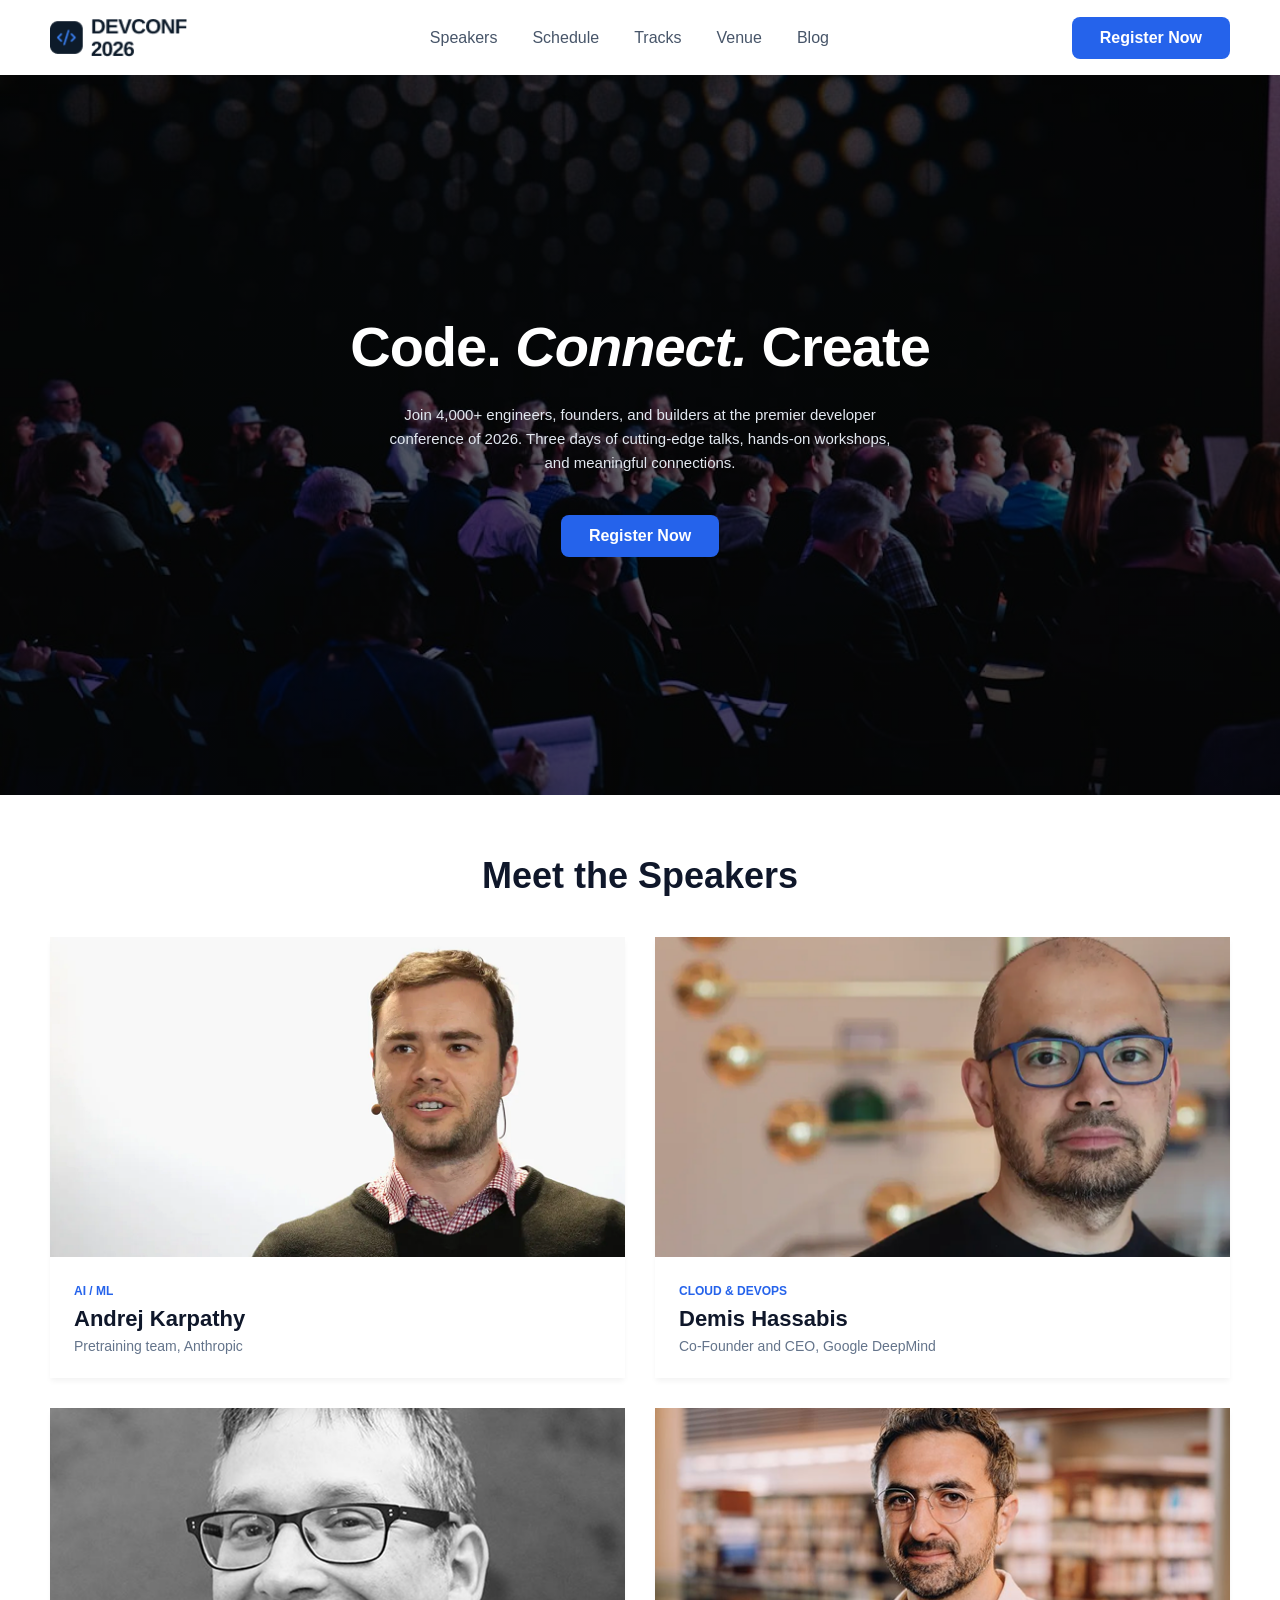
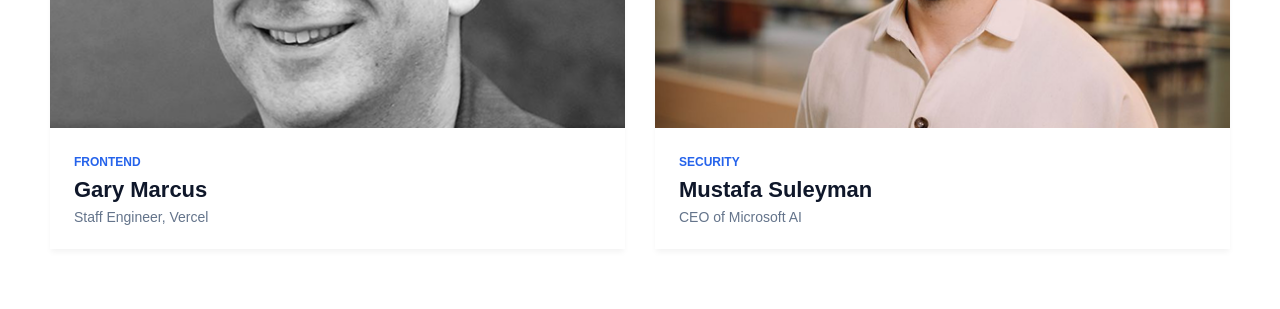
<file: home.html>
<!DOCTYPE html>
<html lang="en">
<head>
    <meta charset="UTF-8">
    <meta name="viewport" content="width=device-width, initial-scale=1.0">
    <title>DEVCONF 2026</title>
    <link rel="stylesheet" href="./style.css">
</head>
<body>
    <!-- nav section start -->
    <header class="main-header">
    <nav class="navbar">
        <!-- Left: Logo  -->
        <div class="nav-logo">
            <img src="./images/logo.png" alt="">
        </div>

        <!-- Center: Menu-->
        <ul class="nav-menu">
            <li><a href="" class="">Speakers</a></li>
            <li><a href="" class="">Schedule</a></li>
            <li><a href="" class="">Tracks</a></li>
            <li><a href="" class="">Venue</a></li>
            <li><a href="" class="">Blog</a></li>
        </ul>

        <!-- 3. Right: Button -->
        <div class="nav-cta">
            <button class="btn-register">Register Now</button>
        </div>
    </nav>
</header>
<!-- nav section end -->
<main>
    <!-- hero section start -->
    <section class="hero-section">
    <div class="hero-content">
        <h1 class="hero-title">Code. <em>Connect.</em> Create</h1>
        
        <p class="hero-description">
            Join 4,000+ engineers, founders, and builders at the premier developer <br>
            conference of 2026. Three days of cutting-edge talks, hands-on workshops, <br>
            and meaningful connections.
        </p>      
        <button class="btn-register">Register Now</button>
    </div>
</section>
<!-- hero section end -->
 <!-- meet the speakers section start -->

 <section class="speakers-section">
    <h2 class="section-title">Meet the Speakers</h2>
    
    <div class="speakers-grid">
        
        <div class="speaker-card">
            <img src="./images/andrej.png" alt="Andrej Karpathy" class="speaker-img">
            <div class="speaker-info">
                <span class="speaker-tag tag-ai">AI / ML</span>
                <h3 class="speaker-name">Andrej Karpathy</h3>
                <p class="speaker-bio">Pretraining team, Anthropic</p>
            </div>
        </div>

        <div class="speaker-card">
            <img src="./images/demis.png" alt="Demis Hassabis" class="speaker-img">
            <div class="speaker-info">
                <span class="speaker-tag tag-cloud">Cloud & DevOps</span>
                <h3 class="speaker-name">Demis Hassabis</h3>
                <p class="speaker-bio">Co-Founder and CEO, Google DeepMind</p>
            </div>
        </div>

        <div class="speaker-card">
            <img src="./images/gary.png" alt="Gary Marcus" class="speaker-img">
            <div class="speaker-info">
                <span class="speaker-tag tag-frontend">Frontend</span>
                <h3 class="speaker-name">Gary Marcus</h3>
                <p class="speaker-bio">Staff Engineer, Vercel</p>
            </div>
        </div>

        <div class="speaker-card">
            <img src="./images/mustafa.png" alt="Mustafa Suleyman" class="speaker-img">
            <div class="speaker-info">
                <span class="speaker-tag tag-security">Security</span>
                <h3 class="speaker-name">Mustafa Suleyman</h3>
                <p class="speaker-bio">CEO of Microsoft AI</p>
            </div>
        </div>

    </div>
</section>

</main>

</body>
</html>
</file>
<file: style.css>
* {
    margin: 0;
    padding: 0;
    box-sizing: border-box;
    font-family: "Inter", sans-serif;

}

/* Navbar Container */
.navbar {
    display: flex;
    justify-content: space-between;
    align-items: center;
    padding: 15px 50px;
    background-color: #ffffff;
}

/* Logo  */
.nav-logo img {
    height: 45px;
    display: block;
}

/* Center Menu Styling */
.nav-menu {
    display: flex;
    list-style: none;
    gap: 35px;
}

.nav-menu a {
    text-decoration: none;
    color: #475569;
    font-size: 16px;
    font-weight: 500;
    transition: color 0.3s ease;
}

.nav-menu a:hover {
    color: #2563eb;
}

.btn-register {
    background-color: #2563eb;
    color: #ffffff;
    border: none;
    padding: 12px 28px;
    font-size: 16px;
    font-weight: 600;
    border-radius: 8px;
    cursor: pointer;
    transition: background-color 0.3s ease;
}

.btn-register:hover {
    background-color: #0844e8;
}


/* Hero Banner Section */
.hero-section {
    position: relative;
    width: 100%;
    min-height: 80vh;
    background-image: linear-gradient(rgba(0, 0, 0, 0.6), rgba(0, 0, 0, 0.6)), url('./images/banner.jpg');
    background-size: cover;
    background-position: center;
    display: flex;
    justify-content: center;
    align-items: center;
    text-align: center;
    padding: 40px 50px ;
   
}


.hero-content {
    max-width: 800px;
    color: #ffffff;
    
}

.hero-title {
    font-size: 56px;
    font-weight: 700;
    margin-bottom: 24px;
    letter-spacing: -1px;
}

.hero-description {
    font-size: 15px;
    line-height: 1.6;
    margin-bottom: 40px;
    color: #e2e8f0;
  
}


/* --- Speakers Section  --- */
.speakers-section {
    padding: 60px 50px; 
    background-color: #ffffff;
}

.section-title {
    text-align: center; 
    font-size: 36px;
    font-weight: 700;
    color: #0f172a;
    margin-bottom: 40px;    
}

.speakers-grid {
    display: grid;
    grid-template-columns: repeat(2, 1fr); 
    gap: 30px; 
}

/* Card style */
.speaker-card {
    background: #ffffff;
    border: 2px solid #e2e8f0 
    border-radius: 15px;
    overflow: hidden;         
    box-shadow: 0 4px 6px -1px rgba(0, 0, 0, 0.05); 
}

.speaker-img {
    width: 100%;
    height: 320px;         
    object-fit: cover;      
    display: block;
}

.speaker-info {
    padding: 24px;           
}

.speaker-tag {
    font-size: 12px;
    font-weight: 700;
    text-transform: uppercase;
    color: #2563eb;    
    display: inline-block;
    margin-bottom: 8px;
}

.speaker-name {
    font-size: 22px;
    font-weight: 700;
    color: #0f172a;
    margin-bottom: 6px;
}

.speaker-bio {
    font-size: 14px;
    color: #64748b;   
}

/* Secure spot section */

.pricing-section {
    padding: 80px 50px;
    background-color: #f8fafc; 
}

.pricing-header {
    text-align: center;
    margin-bottom: 50px;
}

.section-subtitle {
    font-size: 16px;
    color: #64748b;
    margin-top: 10px;
}

.pricing-container {
    display: flex;
    justify-content: center;
    align-items: stretch; 
    gap: 30px;
    max-width: 1050px;
    margin: 0 auto;     
}

.pricing-card {
    background-color: #ffffff;
    border: 1px solid #e2e8f0;
    border-radius: 12px;
    padding: 40px 30px;
    flex: 1; 
    display: flex;
    flex-direction: column;
}

.pricing-card.featured-card {
    background-color: #0f172a;
    color: #ffffff;
    border: none;
    box-shadow: 0 20px 25px -5px rgba(0, 0, 0, 0.1); 
}

.plan-label {
    font-size: 12px;
    font-weight: 700;
    text-transform: uppercase;
    color: #64748b;
    letter-spacing: 1px;
}

.featured-card .plan-label {
    color: #3b82f6;
}

.price-box {
    margin-top: 15px;
    margin-bottom: 20px;
}

.price-amount {
    font-size: 48px;
    font-weight: 800;
    color: #0f172a;
    display: block;
}

.featured-card .price-amount {
    color: #ffffff;
}

.price-type {
    font-size: 14px;
    color: #64748b;
}

.card-divider {
    border: 0;
    border-top: 1px solid #e2e8f0;
    margin-bottom: 25px;
}

.featured-card .card-divider {
    border-top: 1px solid #2a3647; 
}

.features-list {
    list-style: none;
    margin-bottom: 35px;
    flex-grow: 1;
}

.features-list li {
    font-size: 14px;
    margin-bottom: 12px;
    position: relative;
    padding-left: 20px;
}
/* help by AI  */
.features-list li::before {
    content: "•";
    color: #2563eb;
    font-weight: bold;
    font-size: 18px;
    position: absolute;
    left: 0;
    top: -2px;
}

.btn-pricing {
    width: 100%;
    padding: 14px;
    font-size: 16px;
    font-weight: 600;
    border-radius: 10px;
    cursor: pointer;
    transition: all 0.3s ease;
}

.btn-standard, .btn-team {
    background-color: transparent;
    border: 1px solid #2563eb;
    color: #2563eb;
}

.btn-standard:hover, .btn-team:hover {
    background-color: #2563eb;
    color: #ffffff;
}

.btn-pro {
    background-color: #2563eb;
    border: none;
    color: #ffffff;
}

.btn-pro:hover {
    background-color: #1d4ed8;
}

/* Something Missing section  */
/* section 1 daily event  */
.schedule-section {
    padding: 40px 50px;
    background-color: #e2e8f1;
    position: relative;

}

.schedule-header {
    text-align: center;
    margin-bottom: 30px;
}

.schedule-badge {
    background-color: #2563eb; 
    color: #ffffff; 
    padding: 8px 20px;
    border-radius: 17px;
    font-size: 13px;
    font-weight: 700;
    text-transform: uppercase;
    letter-spacing: 1px;
    display: inline-block;
    margin-bottom: 18px;
}

.timeline-container {
    max-width: 850px;
    margin: 0 auto;
    display: flex;
    flex-direction: column;
    gap: 20px;
}

.timeline-card {
    display: flex;
    align-items: center;
    background-color: rgba(255, 255, 255, 0.9);
    border: 1px solid rgba(226, 232, 240, 0.8);
    border-radius: 16px;
    padding: 25px 35px;
    gap: 30px;
    backdrop-filter: blur(5px); 
    box-shadow: 0 4px 6px -1px rgba(0, 0, 0, 0.03);
    transition: all 0.3s cubic-bezier(0.4, 0, 0.2, 1);
    cursor: pointer;
}

.timeline-card:hover {
    transform: translateY(-4px); 
    box-shadow: 0 20px 25px -5px rgba(0, 0, 0, 0.08);
    border-color: #2563eb;
    background-color: #ffffff;
}

.timeline-card.highlighted-time-card {
    background-color: #ffffff;
    border: 2px solid #2563eb;
    box-shadow: 0 10px 20px -5px rgba(37, 99, 235, 0.15);
}

.time-tag {
    background-color: #edf1f5;
    color: #0f172a;
    padding: 10px 18px;
    border-radius: 10px;
    font-size: 14px;
    font-weight: 700;
    min-width: 110px;
    text-align: center;
}

.time-tag.special-tag {
    background-color: #2563eb;
    color: #ffffff;
    box-shadow: 0 4px 10px rgba(37, 99, 235, 0.2);
}

.timeline-content h3 {
    font-size: 19px;
    color: #0f172a;
    margin-bottom: 6px;
    font-weight: 700;
}

.timeline-content p {
    font-size: 14px;
    color: #64748b;
}

/* section 2 hackathon  */
.hackathon-section {
    padding: 80px 50px;
    background-color: #ffffff; 
    text-align: center;
}

.hackathon-header {
    margin-bottom: 50px;
}

.hackathon-grid {
    display: grid;
    grid-template-columns: repeat(3, 1fr);
    gap: 30px;
    max-width: 1200px;
    margin: 0 auto 40px auto;
}

.hackathon-card {
    background-color: #f8fafc;
    border: 1px solid #e2e8f0;
    border-radius: 16px;
    padding: 40px 25px;
    transition: transform 0.3s ease;
}

.hackathon-card:hover {
    transform: translateY(-5px); 
}

.hackathon-card.highlighted-hack-card {
    border: 2px solid #2563eb;
    background-color: #f0f7ff;
}

.hackathon-icon {
    font-size: 40px;
    margin-bottom: 20px;
}

.hackathon-card h3 {
    font-size: 22px;
    color: #0f172a;
    margin-bottom: 12px;
    font-weight: 700;
}

.hackathon-card p {
    font-size: 15px;
    color: #475569;
    line-height: 1.6;
}
.btn-hackathon {
    background-color: #2563eb;
    color: white;
    border: none;
    padding: 15px 35px;
    font-size: 16px;
    font-weight: 600;
    border-radius: 8px;
    cursor: pointer;
    transition: background-color 0.3s ease;
}

.btn-hackathon:hover {
    background-color: #1d4ed8;
}


/* --- Footer Section --- */
.site-footer {
    background-color: #0f172a; 
    color: #94a3b8;
    padding: 60px 50px 30px 50px;
}

.footer-container {
    max-width: 1200px;
    margin: 0 auto;
}

.footer-top {
    display: flex;
    justify-content: space-between;
    align-items: center;
    padding-bottom: 30px;
}

.footer-logo img {
    height: 40px; 
    width: auto; 
    display: block;
}

.footer-socials {
    display: flex;
    gap: 15px;
}

.footer-socials span {
    display: flex;
    align-items: center;
    justify-content: center;
    width: 40px;
    height: 40px;
    background-color: #1e293b;
    border: 1px solid #334155;
    border-radius: 8px;
    color: #ffffff;
    cursor: pointer;
    font-size: 16px; 
    transition: all 0.2s ease;
}

.footer-socials span:hover {
    background-color: #2563eb;
    border-color: #2563eb;
    transform: translateY(-2px);
}

.footer-divider {
    border: 0;
    height: 1px;
    background-color: #1e293b;
    margin: 0;
}

.footer-bottom {
    display: flex;
    justify-content: space-between;
    align-items: center;
    padding-top: 30px;
    font-size: 14px;
}

.copyright-text {
    color: #64748b;
}

.footer-policies {
    display: flex;
    gap: 24px;
}

.footer-policies a {
    color: #64748b;
    text-decoration: none;
    transition: color 0.2s ease;
}

.footer-policies a:hover {
    color: #2b2ee2;
}
</file>
